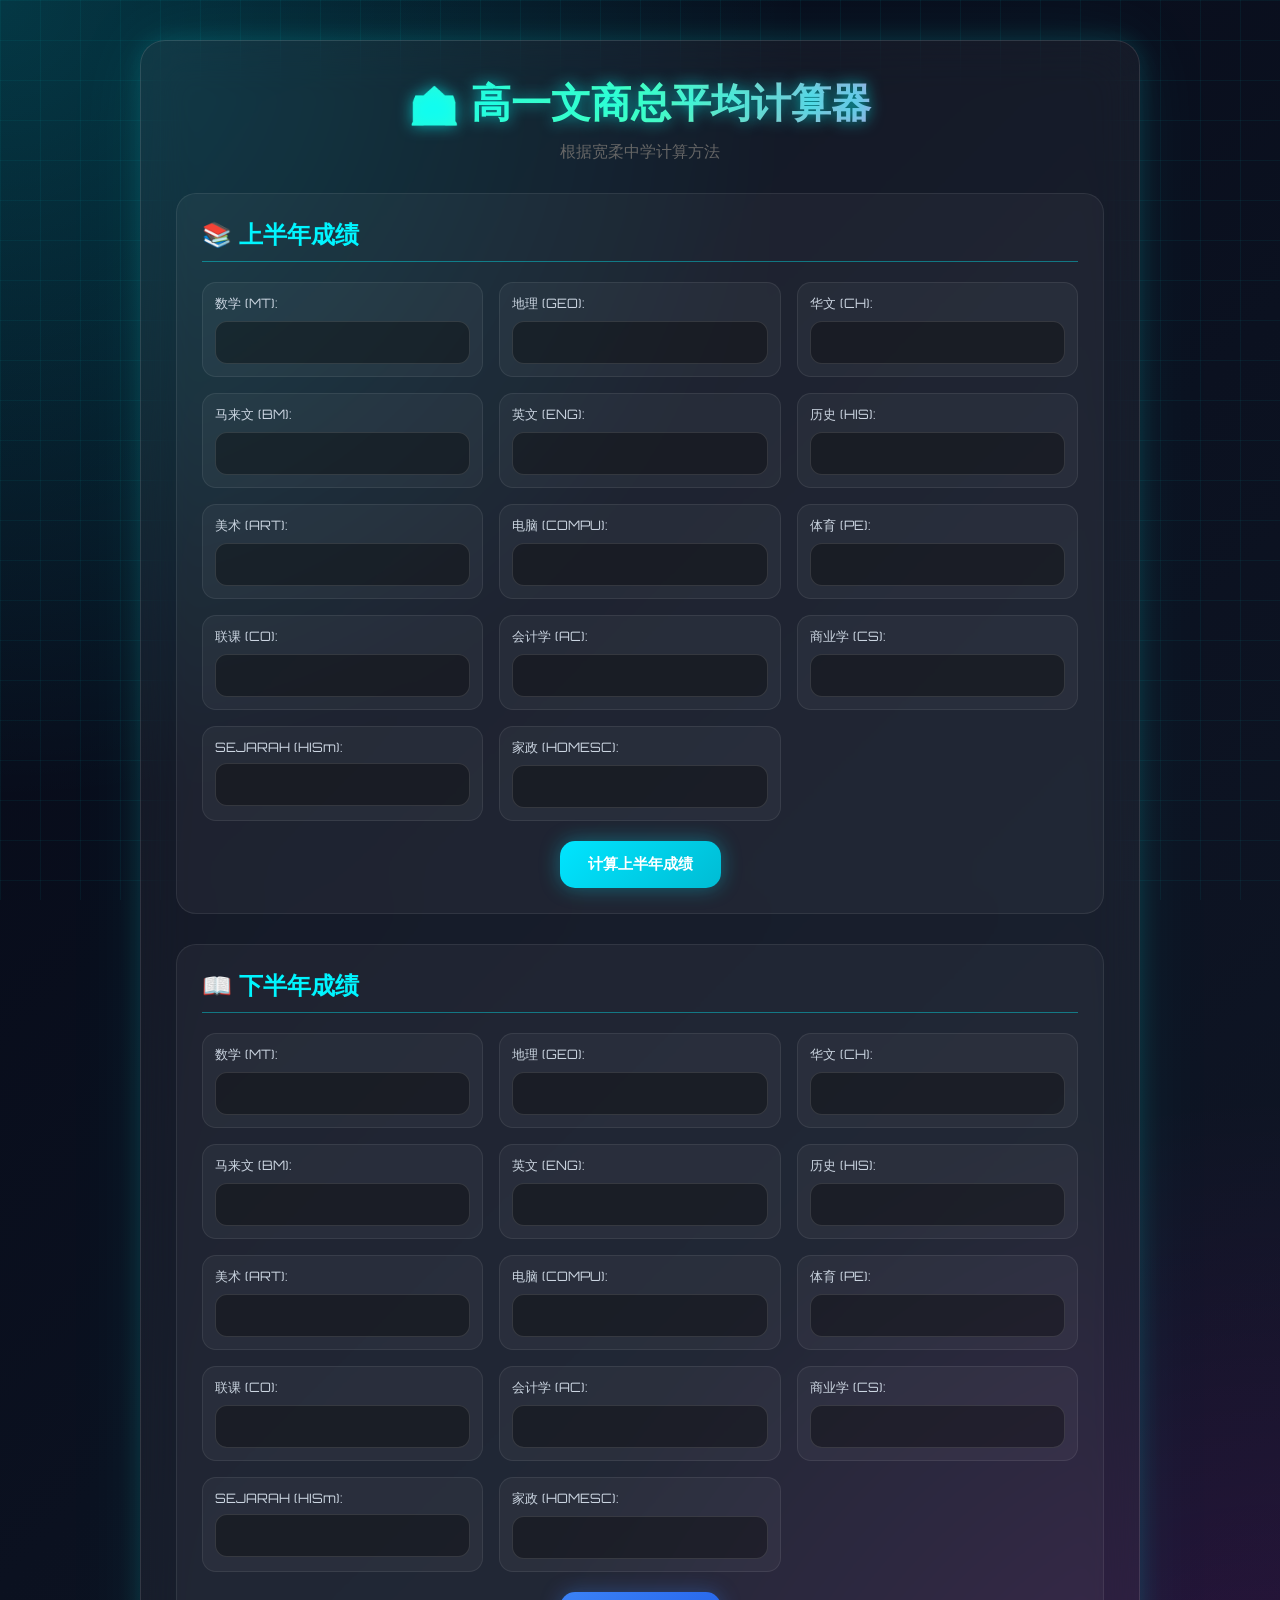
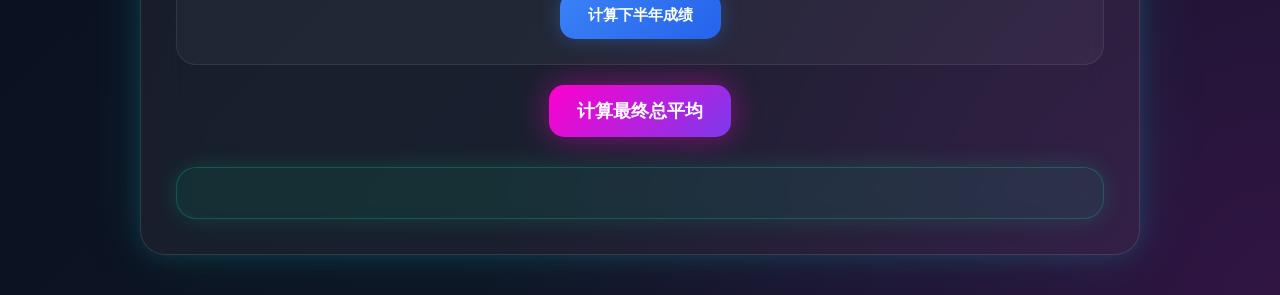
<file: index.html>
<!DOCTYPE html>
<html>
<head>
    <meta charset="UTF-8">
    <title>高一文商总平均计算器</title>
    <link rel="stylesheet" href="Ac.css">
</head>
<!-- Google tag (gtag.js) -->
<script async src="https://www.googletagmanager.com/gtag/js?id=G-G706LH4NZJ"></script>
<script>
  window.dataLayer = window.dataLayer || [];
  function gtag(){dataLayer.push(arguments);}
  gtag('js', new Date());

  gtag('config', 'G-G706LH4NZJ');
</script>
<body>
    <div class="bg-grid"></div>
    <div class="container">
        <h1>🏫 高一文商总平均计算器</h1>
        <p style="text-align: center; color: #666;">根据宽柔中学计算方法</p>

        <!-- 上半年成绩 -->
        <div class="semester">
            <h2>📚 上半年成绩</h2>
            <div class="subject-group">
                <div class="subject"><label>数学 (MT):</label><input type="number" id="math1" value="" min="0" max="100">
                </div>
                <div class="subject"><label>地理 (GEO):</label><input type="number" id="geo1" value="" min="0" max="100">
                </div>
                <div class="subject"><label>华文 (CH):</label><input type="number" id="ch1" value="" min="0" max="100">
                </div>
                <div class="subject"><label>马来文 (BM):</label><input type="number" id="bm1" value="" min="0" max="100">
                </div>
                <div class="subject"><label>英文 (ENG):</label><input type="number" id="eng1" value="" min="0" max="100">
                </div>
                <div class="subject"><label>历史 (HIS):</label><input type="number" id="his1" value="" min="0" max="100">
                </div>
                <div class="subject"><label>美术 (ART):</label><input type="number" id="art1" value="" min="0" max="100">
                </div>
                <div class="subject"><label>电脑 (COMPU):</label><input type="number" id="compu1" value="" min="0"
                        max="100"></div>
                <div class="subject"><label>体育 (PE):</label><input type="number" id="pe1" value="" min="0" max="100">
                </div>
                <div class="subject"><label>联课 (CO):</label><input type="number" id="co1" value="" min="0" max="100">
                </div>
                <div class="subject"><label>会计学 (AC):</label><input type="number" id="ac1" value="" min="0" max="100">
                </div>
                <div class="subject"><label>商业学 (CS):</label><input type="number" id="cs1" value="" min="0" max="100">
                </div>
                <div class="subject"><label>SEJARAH (HISm):</label><input type="number" id="hism1" value="" min="0"
                        max="100"></div>
                <div class="subject"><label>家政 (HOMESC):</label><input type="number" id="homesc1" value="" min="0"
                        max="100"></div>
            </div>
            <div class="center">
                <button id="btn1">计算上半年成绩</button>
            </div>
        </div>

        <!-- 下半年成绩 -->
        <div class="semester">
            <h2>📖 下半年成绩</h2>
            <div class="subject-group">
                <div class="subject"><label>数学 (MT):</label><input type="number" id="math2" value="" min="0" max="100">
                </div>
                <div class="subject"><label>地理 (GEO):</label><input type="number" id="geo2" value="" min="0" max="100">
                </div>
                <div class="subject"><label>华文 (CH):</label><input type="number" id="ch2" value="" min="0" max="100">
                </div>
                <div class="subject"><label>马来文 (BM):</label><input type="number" id="bm2" value="" min="0" max="100">
                </div>
                <div class="subject"><label>英文 (ENG):</label><input type="number" id="eng2" value="" min="0" max="100">
                </div>
                <div class="subject"><label>历史 (HIS):</label><input type="number" id="his2" value="" min="0" max="100">
                </div>
                <div class="subject"><label>美术 (ART):</label><input type="number" id="art2" value="" min="0" max="100">
                </div>
                <div class="subject"><label>电脑 (COMPU):</label><input type="number" id="compu2" value="" min="0"
                        max="100"></div>
                <div class="subject"><label>体育 (PE):</label><input type="number" id="pe2" value="" min="0" max="100">
                </div>
                <div class="subject"><label>联课 (CO):</label><input type="number" id="co2" value="" min="0" max="100">
                </div>
                <div class="subject"><label>会计学 (AC):</label><input type="number" id="ac2" value="" min="0" max="100">
                </div>
                <div class="subject"><label>商业学 (CS):</label><input type="number" id="cs2" value="" min="0" max="100">
                </div>
                <div class="subject"><label>SEJARAH (HISm):</label><input type="number" id="hism2" value="" min="0"
                        max="100"></div>
                <div class="subject"><label>家政 (HOMESC):</label><input type="number" id="homesc2" value="" min="0"
                        max="100"></div>
            </div>
            <div class="center">
                <button id="btn2" class="second">计算下半年成绩</button>
            </div>
        </div>

        <!-- 最终计算 -->
        <div class="center">
            <button id="btnFinal" class="final">计算最终总平均</button>
        </div>

        <div id="result"></div>
    </div>

    <script>
        // 使用事件监听器确保按钮工作
        document.getElementById('btn1').addEventListener('click', function () {
            calculateSemester(1);
        });

        document.getElementById('btn2').addEventListener('click', function () {
            calculateSemester(2);
        });

        document.getElementById('btnFinal').addEventListener('click', calculateFinal);

        let sem1Result = 0;
        let sem2Result = 0;

        function calculateSemester(semester) {
            alert("正在计算第" + semester + "学期成绩...");

            // 获取所有科目分数
            const math = parseFloat(document.getElementById('math' + semester).value) || 0;
            const geo = parseFloat(document.getElementById('geo' + semester).value) || 0;
            const ch = parseFloat(document.getElementById('ch' + semester).value) || 0;
            const bm = parseFloat(document.getElementById('bm' + semester).value) || 0;
            const eng = parseFloat(document.getElementById('eng' + semester).value) || 0;
            const his = parseFloat(document.getElementById('his' + semester).value) || 0;
            const art = parseFloat(document.getElementById('art' + semester).value) || 0;
            const compu = parseFloat(document.getElementById('compu' + semester).value) || 0;
            const pe = parseFloat(document.getElementById('pe' + semester).value) || 0;
            const co = parseFloat(document.getElementById('co' + semester).value) || 0;
            const ac = parseFloat(document.getElementById('ac' + semester).value) || 0;
            const cs = parseFloat(document.getElementById('cs' + semester).value) || 0;
            const hism = parseFloat(document.getElementById('hism' + semester).value) || 0;
            const homesc = parseFloat(document.getElementById('homesc' + semester).value) || 0;

            // 计算公式
            const total = (ch * 6 + bm * 6 + eng * 6 + math * 6 + his * 3 + geo * 3 +
                art * 1 + compu * 2 + pe * 2 + co * 3 + ac * 4 + homesc * 1 +
                cs * 2 + hism * 1) / 46;

            if (semester === 1) {
                sem1Result = total;
            } else {
                sem2Result = total;
            }

            document.getElementById('result').innerHTML = "第" + semester + "学期成绩: " + total.toFixed(2);
            alert("第" + semester + "学期成绩: " + total.toFixed(2));
        }

        function calculateFinal() {
            if (sem1Result === 0 || sem2Result === 0) {
                alert("请先计算两个学期的成绩！");
                return;
            }

            const final = (sem1Result + sem2Result) / 2;
            document.getElementById('result').innerHTML =
                "上半年成绩: " + sem1Result.toFixed(2) + "\n" +
                "下半年成绩: " + sem2Result.toFixed(2) + "\n" +
                "最终总平均: " + final.toFixed(2);

            document.getElementById('result').classList.add('final-result');
        }
    </script>
</body>
</html>

<!-- made by Sky Guay Hong Wei-->
</file>
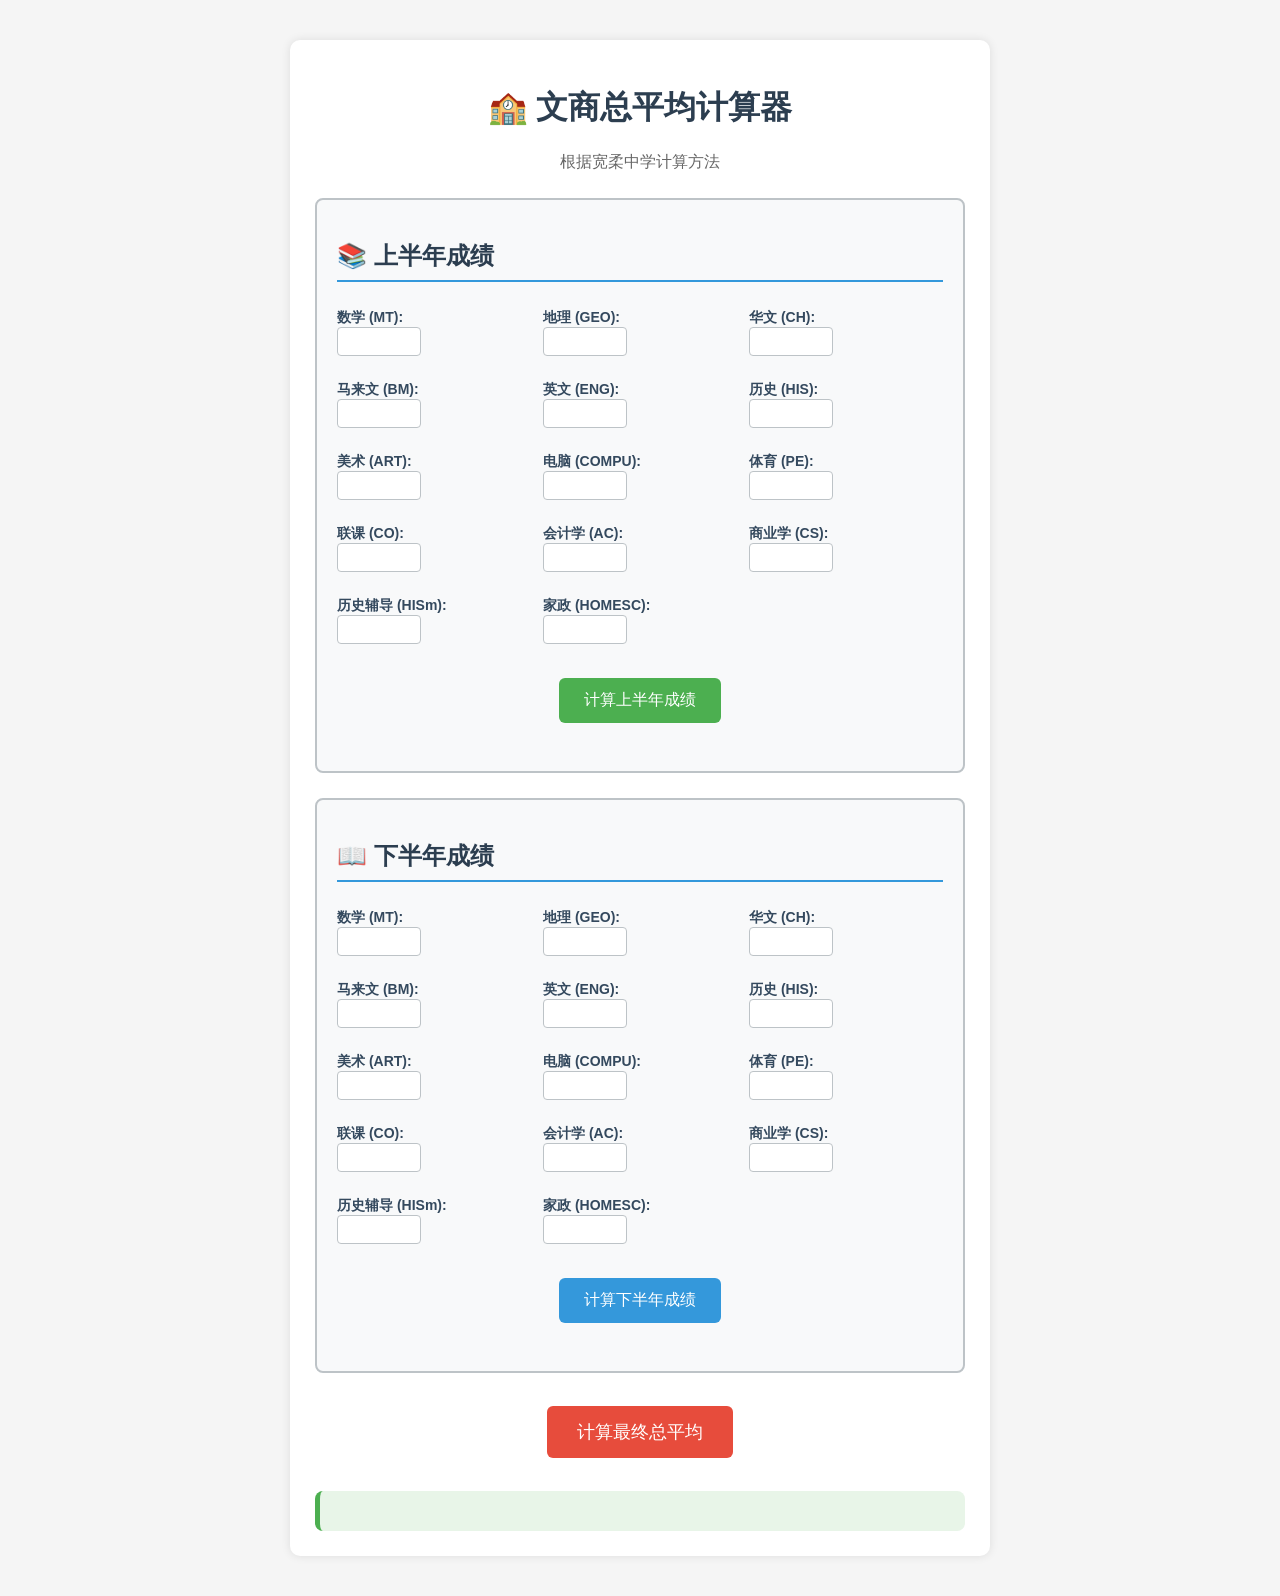
<file: we.html>
<!DOCTYPE html>
<html>
<head>
    <meta charset="UTF-8">
    <title>初中总平均计算器</title>
    <style>
        body {
            font-family: Arial, "微软雅黑";
            max-width: 700px;
            margin: 20px auto;
            padding: 20px;
            background-color: #f5f5f5;
        }
        .container {
            background: white;
            padding: 25px;
            border-radius: 10px;
            box-shadow: 0 0 10px rgba(0,0,0,0.1);
        }
        h1 {
            text-align: center;
            color: #2c3e50;
        }
        .semester {
            margin: 25px 0;
            padding: 20px;
            border: 2px solid #bdc3c7;
            border-radius: 8px;
            background: #f8f9fa;
        }
        .semester h2 {
            color: #2c3e50;
            border-bottom: 2px solid #3498db;
            padding-bottom: 8px;
        }
        .subject-group {
            display: grid;
            grid-template-columns: repeat(3, 1fr);
            gap: 12px;
            margin: 15px 0;
        }
        .subject {
            margin: 6px 0;
        }
        label {
            display: inline-block;
            width: 130px;
            font-weight: bold;
            font-size: 14px;
            color: #34495e;
        }
        input {
            width: 70px;
            padding: 6px;
            border: 1px solid #bdc3c7;
            border-radius: 4px;
            text-align: center;
        }
        button {
            background: #4CAF50;
            color: white;
            padding: 12px 25px;
            border: none;
            border-radius: 6px;
            cursor: pointer;
            font-size: 16px;
            margin: 8px;
            transition: background 0.3s;
        }
        button:hover {
            background: #45a049;
        }
        button.second {
            background: #3498db;
        }
        button.second:hover {
            background: #2980b9;
        }
        button.final {
            background: #e74c3c;
            font-size: 18px;
            padding: 14px 30px;
        }
        button.final:hover {
            background: #c0392b;
        }
        #result {
            margin-top: 25px;
            padding: 20px;
            background: #e8f5e8;
            border-radius: 8px;
            font-size: 18px;
            font-weight: bold;
            border-left: 5px solid #4CAF50;
            white-space: pre-line;
        }
        .final-result {
            background: #fff3cd;
            border-left: 5px solid #ffc107;
        }
        .center {
            text-align: center;
            margin: 20px 0;
        }
    </style>
</head>
<body>
    <div class="container">
        <h1>🏫 文商总平均计算器</h1>
        <p style="text-align: center; color: #666;">根据宽柔中学计算方法</p>

        <!-- 上半年成绩 -->
        <div class="semester">
            <h2>📚 上半年成绩</h2>
            <div class="subject-group">
                <div class="subject"><label>数学 (MT):</label><input type="number" id="math1" value="" min="0" max="100"></div>
                <div class="subject"><label>地理 (GEO):</label><input type="number" id="geo1" value="" min="0" max="100"></div>
                <div class="subject"><label>华文 (CH):</label><input type="number" id="ch1" value="" min="0" max="100"></div>
                <div class="subject"><label>马来文 (BM):</label><input type="number" id="bm1" value="" min="0" max="100"></div>
                <div class="subject"><label>英文 (ENG):</label><input type="number" id="eng1" value="" min="0" max="100"></div>
                <div class="subject"><label>历史 (HIS):</label><input type="number" id="his1" value="" min="0" max="100"></div>
                <div class="subject"><label>美术 (ART):</label><input type="number" id="art1" value="" min="0" max="100"></div>
                <div class="subject"><label>电脑 (COMPU):</label><input type="number" id="compu1" value="" min="0" max="100"></div>
                <div class="subject"><label>体育 (PE):</label><input type="number" id="pe1" value="" min="0" max="100"></div>
                <div class="subject"><label>联课 (CO):</label><input type="number" id="co1" value="" min="0" max="100"></div>
                <div class="subject"><label>会计学 (AC):</label><input type="number" id="ac1" value="" min="0" max="100"></div>
                <div class="subject"><label>商业学 (CS):</label><input type="number" id="cs1" value="" min="0" max="100"></div>
                <div class="subject"><label>历史辅导 (HISm):</label><input type="number" id="hism1" value="" min="0" max="100"></div>
                <div class="subject"><label>家政 (HOMESC):</label><input type="number" id="homesc1" value="" min="0" max="100"></div>
            </div>
            <div class="center">
                <button id="btn1">计算上半年成绩</button>
            </div>
        </div>

        <!-- 下半年成绩 -->
        <div class="semester">
            <h2>📖 下半年成绩</h2>
            <div class="subject-group">
                <div class="subject"><label>数学 (MT):</label><input type="number" id="math2" value="" min="0" max="100"></div>
                <div class="subject"><label>地理 (GEO):</label><input type="number" id="geo2" value="" min="0" max="100"></div>
                <div class="subject"><label>华文 (CH):</label><input type="number" id="ch2" value="" min="0" max="100"></div>
                <div class="subject"><label>马来文 (BM):</label><input type="number" id="bm2" value="" min="0" max="100"></div>
                <div class="subject"><label>英文 (ENG):</label><input type="number" id="eng2" value="" min="0" max="100"></div>
                <div class="subject"><label>历史 (HIS):</label><input type="number" id="his2" value="" min="0" max="100"></div>
                <div class="subject"><label>美术 (ART):</label><input type="number" id="art2" value="" min="0" max="100"></div>
                <div class="subject"><label>电脑 (COMPU):</label><input type="number" id="compu2" value="" min="0" max="100"></div>
                <div class="subject"><label>体育 (PE):</label><input type="number" id="pe2" value="" min="0" max="100"></div>
                <div class="subject"><label>联课 (CO):</label><input type="number" id="co2" value="" min="0" max="100"></div>
                <div class="subject"><label>会计学 (AC):</label><input type="number" id="ac2" value="" min="0" max="100"></div>
                <div class="subject"><label>商业学 (CS):</label><input type="number" id="cs2" value="" min="0" max="100"></div>
                <div class="subject"><label>历史辅导 (HISm):</label><input type="number" id="hism2" value="" min="0" max="100"></div>
                <div class="subject"><label>家政 (HOMESC):</label><input type="number" id="homesc2" value="" min="0" max="100"></div>
            </div>
            <div class="center">
                <button id="btn2" class="second">计算下半年成绩</button>
            </div>
        </div>

        <!-- 最终计算 -->
        <div class="center">
            <button id="btnFinal" class="final">计算最终总平均</button>
        </div>

        <div id="result"></div>
    </div>

    <script>
        // 使用事件监听器确保按钮工作
        document.getElementById('btn1').addEventListener('click', function() {
            calculateSemester(1);
        });

        document.getElementById('btn2').addEventListener('click', function() {
            calculateSemester(2);
        });

        document.getElementById('btnFinal').addEventListener('click', calculateFinal);

        let sem1Result = 0;
        let sem2Result = 0;

        function calculateSemester(semester) {
            alert("正在计算第" + semester + "学期成绩...");

            // 获取所有科目分数
            const math = parseFloat(document.getElementById('math' + semester).value) || 0;
            const geo = parseFloat(document.getElementById('geo' + semester).value) || 0;
            const ch = parseFloat(document.getElementById('ch' + semester).value) || 0;
            const bm = parseFloat(document.getElementById('bm' + semester).value) || 0;
            const eng = parseFloat(document.getElementById('eng' + semester).value) || 0;
            const his = parseFloat(document.getElementById('his' + semester).value) || 0;
            const art = parseFloat(document.getElementById('art' + semester).value) || 0;
            const compu = parseFloat(document.getElementById('compu' + semester).value) || 0;
            const pe = parseFloat(document.getElementById('pe' + semester).value) || 0;
            const co = parseFloat(document.getElementById('co' + semester).value) || 0;
            const ac = parseFloat(document.getElementById('ac' + semester).value) || 0;
            const cs = parseFloat(document.getElementById('cs' + semester).value) || 0;
            const hism = parseFloat(document.getElementById('hism' + semester).value) || 0;
            const homesc = parseFloat(document.getElementById('homesc' + semester).value) || 0;

            // 计算公式
            const total = (ch * 7 + bm * 6 + eng * 7 + math * 7 + his * 3 + geo * 3 +
                          art * 1 + compu * 2 + pe * 2 + co * 2 + ac * 4 + homesc * 1 +
                          cs * 2 + hism * 1) / 48;

            if (semester === 1) {
                sem1Result = total;
            } else {
                sem2Result = total;
            }

            document.getElementById('result').innerHTML = "第" + semester + "学期成绩: " + total.toFixed(2);
            alert("第" + semester + "学期成绩: " + total.toFixed(2));
        }

        function calculateFinal() {
            if (sem1Result === 0 || sem2Result === 0) {
                alert("请先计算两个学期的成绩！");
                return;
            }

            const final = (sem1Result + sem2Result) / 2;
            document.getElementById('result').innerHTML =
                "上半年成绩: " + sem1Result.toFixed(2) + "\n" +
                "下半年成绩: " + sem2Result.toFixed(2) + "\n" +
                "最终总平均: " + final.toFixed(2);

            document.getElementById('result').classList.add('final-result');
        }
    </script>
</body>
</html>
</file>
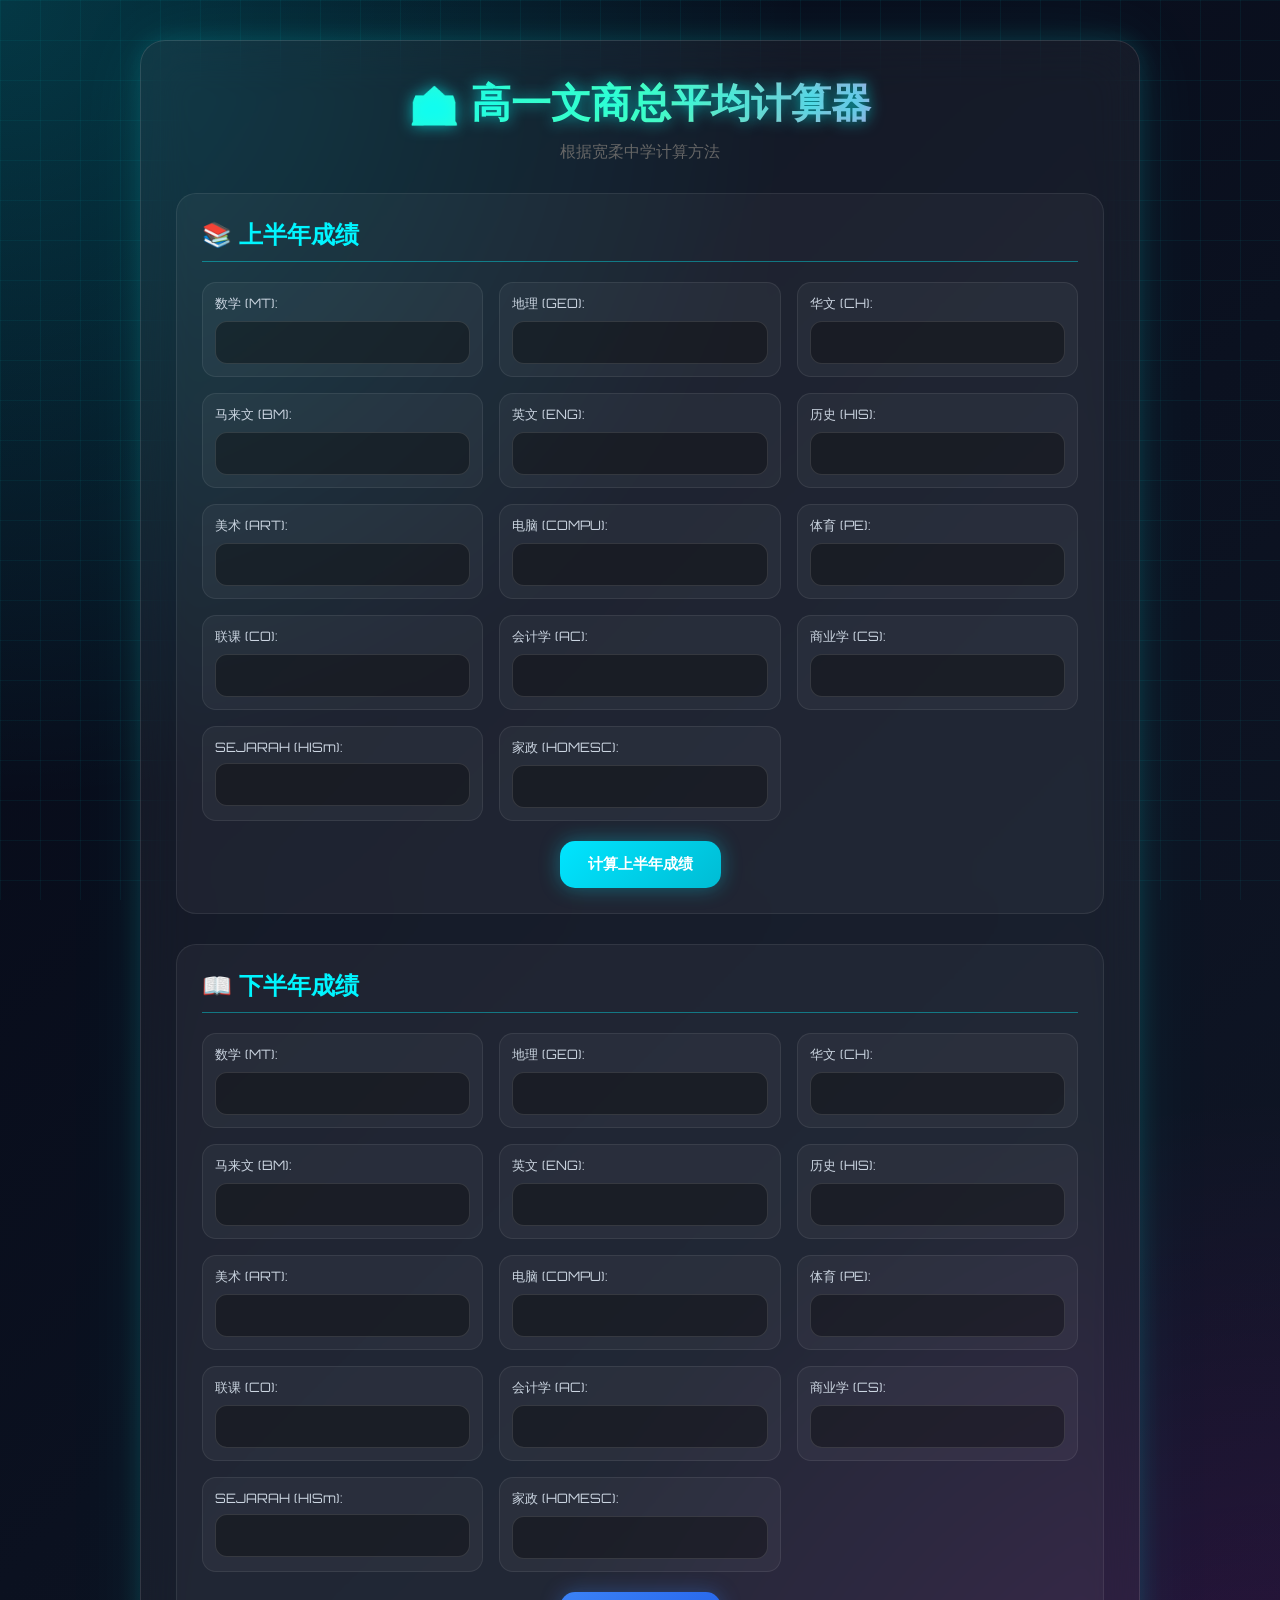
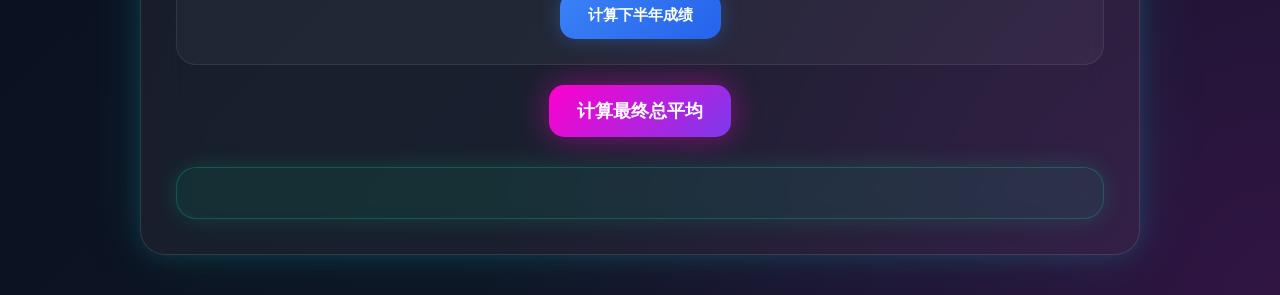
<file: 高一.html>
<!DOCTYPE html>
<html>

<head>
    <meta charset="UTF-8">
    <title>高一文商总平均计算器</title>
    <link rel="stylesheet" href="高一.css">
</head>

<body>
    <div class="bg-grid"></div>
    <div class="container">
        <h1>🏫 高一文商总平均计算器</h1>
        <p style="text-align: center; color: #666;">根据宽柔中学计算方法</p>

        <!-- 上半年成绩 -->
        <div class="semester">
            <h2>📚 上半年成绩</h2>
            <div class="subject-group">
                <div class="subject"><label>数学 (MT):</label><input type="number" id="math1" value="" min="0" max="100">
                </div>
                <div class="subject"><label>地理 (GEO):</label><input type="number" id="geo1" value="" min="0" max="100">
                </div>
                <div class="subject"><label>华文 (CH):</label><input type="number" id="ch1" value="" min="0" max="100">
                </div>
                <div class="subject"><label>马来文 (BM):</label><input type="number" id="bm1" value="" min="0" max="100">
                </div>
                <div class="subject"><label>英文 (ENG):</label><input type="number" id="eng1" value="" min="0" max="100">
                </div>
                <div class="subject"><label>历史 (HIS):</label><input type="number" id="his1" value="" min="0" max="100">
                </div>
                <div class="subject"><label>美术 (ART):</label><input type="number" id="art1" value="" min="0" max="100">
                </div>
                <div class="subject"><label>电脑 (COMPU):</label><input type="number" id="compu1" value="" min="0"
                        max="100"></div>
                <div class="subject"><label>体育 (PE):</label><input type="number" id="pe1" value="" min="0" max="100">
                </div>
                <div class="subject"><label>联课 (CO):</label><input type="number" id="co1" value="" min="0" max="100">
                </div>
                <div class="subject"><label>会计学 (AC):</label><input type="number" id="ac1" value="" min="0" max="100">
                </div>
                <div class="subject"><label>商业学 (CS):</label><input type="number" id="cs1" value="" min="0" max="100">
                </div>
                <div class="subject"><label>SEJARAH (HISm):</label><input type="number" id="hism1" value="" min="0"
                        max="100"></div>
                <div class="subject"><label>家政 (HOMESC):</label><input type="number" id="homesc1" value="" min="0"
                        max="100"></div>
            </div>
            <div class="center">
                <button id="btn1">计算上半年成绩</button>
            </div>
        </div>

        <!-- 下半年成绩 -->
        <div class="semester">
            <h2>📖 下半年成绩</h2>
            <div class="subject-group">
                <div class="subject"><label>数学 (MT):</label><input type="number" id="math2" value="" min="0" max="100">
                </div>
                <div class="subject"><label>地理 (GEO):</label><input type="number" id="geo2" value="" min="0" max="100">
                </div>
                <div class="subject"><label>华文 (CH):</label><input type="number" id="ch2" value="" min="0" max="100">
                </div>
                <div class="subject"><label>马来文 (BM):</label><input type="number" id="bm2" value="" min="0" max="100">
                </div>
                <div class="subject"><label>英文 (ENG):</label><input type="number" id="eng2" value="" min="0" max="100">
                </div>
                <div class="subject"><label>历史 (HIS):</label><input type="number" id="his2" value="" min="0" max="100">
                </div>
                <div class="subject"><label>美术 (ART):</label><input type="number" id="art2" value="" min="0" max="100">
                </div>
                <div class="subject"><label>电脑 (COMPU):</label><input type="number" id="compu2" value="" min="0"
                        max="100"></div>
                <div class="subject"><label>体育 (PE):</label><input type="number" id="pe2" value="" min="0" max="100">
                </div>
                <div class="subject"><label>联课 (CO):</label><input type="number" id="co2" value="" min="0" max="100">
                </div>
                <div class="subject"><label>会计学 (AC):</label><input type="number" id="ac2" value="" min="0" max="100">
                </div>
                <div class="subject"><label>商业学 (CS):</label><input type="number" id="cs2" value="" min="0" max="100">
                </div>
                <div class="subject"><label>SEJARAH (HISm):</label><input type="number" id="hism2" value="" min="0"
                        max="100"></div>
                <div class="subject"><label>家政 (HOMESC):</label><input type="number" id="homesc2" value="" min="0"
                        max="100"></div>
            </div>
            <div class="center">
                <button id="btn2" class="second">计算下半年成绩</button>
            </div>
        </div>

        <!-- 最终计算 -->
        <div class="center">
            <button id="btnFinal" class="final">计算最终总平均</button>
        </div>

        <div id="result"></div>
    </div>

    <script>
        // 使用事件监听器确保按钮工作
        document.getElementById('btn1').addEventListener('click', function () {
            calculateSemester(1);
        });

        document.getElementById('btn2').addEventListener('click', function () {
            calculateSemester(2);
        });

        document.getElementById('btnFinal').addEventListener('click', calculateFinal);

        let sem1Result = 0;
        let sem2Result = 0;

        function calculateSemester(semester) {
            alert("正在计算第" + semester + "学期成绩...");

            // 获取所有科目分数
            const math = parseFloat(document.getElementById('math' + semester).value) || 0;
            const geo = parseFloat(document.getElementById('geo' + semester).value) || 0;
            const ch = parseFloat(document.getElementById('ch' + semester).value) || 0;
            const bm = parseFloat(document.getElementById('bm' + semester).value) || 0;
            const eng = parseFloat(document.getElementById('eng' + semester).value) || 0;
            const his = parseFloat(document.getElementById('his' + semester).value) || 0;
            const art = parseFloat(document.getElementById('art' + semester).value) || 0;
            const compu = parseFloat(document.getElementById('compu' + semester).value) || 0;
            const pe = parseFloat(document.getElementById('pe' + semester).value) || 0;
            const co = parseFloat(document.getElementById('co' + semester).value) || 0;
            const ac = parseFloat(document.getElementById('ac' + semester).value) || 0;
            const cs = parseFloat(document.getElementById('cs' + semester).value) || 0;
            const hism = parseFloat(document.getElementById('hism' + semester).value) || 0;
            const homesc = parseFloat(document.getElementById('homesc' + semester).value) || 0;

            // 计算公式
            const total = (ch * 6 + bm * 6 + eng * 6 + math * 6 + his * 3 + geo * 3 +
                art * 1 + compu * 2 + pe * 1 + co * 3 + ac * 4 + homesc * 1 +
                cs * 2 + hism * 1) / 45;

            if (semester === 1) {
                sem1Result = total;
            } else {
                sem2Result = total;
            }

            document.getElementById('result').innerHTML = "第" + semester + "学期成绩: " + total.toFixed(2);
            alert("第" + semester + "学期成绩: " + total.toFixed(2));
        }

        function calculateFinal() {
            if (sem1Result === 0 || sem2Result === 0) {
                alert("请先计算两个学期的成绩！");
                return;
            }

            const final = (sem1Result + sem2Result) / 2;
            document.getElementById('result').innerHTML =
                "上半年成绩: " + sem1Result.toFixed(2) + "\n" +
                "下半年成绩: " + sem2Result.toFixed(2) + "\n" +
                "最终总平均: " + final.toFixed(2);

            document.getElementById('result').classList.add('final-result');
        }
    </script>
</body>

</html>

<!-- made by Sky Guay Hong Wei-->
</file>
<file: Ac.css>
/* Google Font */
@import url('https://fonts.googleapis.com/css2?family=Orbitron:wght@400;600;700&display=swap');

*{
    margin:0;
    padding:0;
    box-sizing:border-box;
}

body{
    font-family:'Orbitron', sans-serif;
    min-height:100vh;
    padding:40px 20px;

    background:
        radial-gradient(circle at top left,#00f7ff33,transparent 35%),
        radial-gradient(circle at bottom right,#ff00ff22,transparent 35%),
        linear-gradient(135deg,#050816,#0b1120,#111827);

    color:white;
}

/* Main Container */
.container{
    max-width:1000px;
    margin:auto;

    background:rgba(255,255,255,0.05);

    backdrop-filter:blur(25px);
    -webkit-backdrop-filter:blur(25px);

    border:1px solid rgba(255,255,255,0.12);

    border-radius:25px;

    padding:35px;

    box-shadow:
        0 0 25px rgba(0,255,255,0.15),
        0 0 80px rgba(0,255,255,0.08);
}

/* Title */
h1{
    text-align:center;
    font-size:2.5rem;
    margin-bottom:10px;

    background:linear-gradient(
        90deg,
        #00f5ff,
        #4dffb8,
        #ff4dff
    );

    -webkit-background-clip:text;
    -webkit-text-fill-color:transparent;

    text-shadow:
        0 0 15px rgba(0,255,255,0.6);
}

p{
    text-align:center;
    color:#94a3b8;
}

/* Semester Cards */
.semester{
    margin-top:30px;

    background:rgba(255,255,255,0.04);

    border:1px solid rgba(255,255,255,0.08);

    border-radius:20px;

    padding:25px;

    transition:0.4s;
}

.semester:hover{
    transform:translateY(-4px);

    box-shadow:
        0 0 30px rgba(0,255,255,0.18);
}

.semester h2{
    margin-bottom:20px;

    color:#00f5ff;

    border-bottom:1px solid rgba(0,245,255,.4);

    padding-bottom:10px;
}

/* Subjects Grid */
.subject-group{
    display:grid;
    grid-template-columns:repeat(auto-fit,minmax(220px,1fr));
    gap:16px;
}

/* Subject Card */
.subject{
    background:rgba(255,255,255,0.04);

    border:1px solid rgba(255,255,255,0.08);

    border-radius:14px;

    padding:12px;

    transition:.3s;
}

.subject:hover{
    border-color:#00f5ff;

    box-shadow:
        0 0 15px rgba(0,245,255,.25);
}

label{
    display:block;
    margin-bottom:8px;

    font-size:13px;

    color:#cbd5e1;
}

/* Futuristic Inputs */
input{
    width:100%;
    padding:12px;

    border-radius:12px;

    border:1px solid rgba(255,255,255,.12);

    background:rgba(0,0,0,.35);

    color:white;

    font-size:15px;
    text-align:center;

    transition:.3s;
}

input:focus{
    outline:none;

    border-color:#00f5ff;

    box-shadow:
        0 0 15px rgba(0,245,255,.4);

    background:rgba(0,0,0,.55);
}

/* Buttons */
button{
    border:none;

    border-radius:15px;

    padding:14px 28px;

    font-size:15px;
    font-weight:600;

    cursor:pointer;

    color:white;

    transition:.35s;
}

/* Cyan Button */
button{
    background:linear-gradient(
        135deg,
        #00e5ff,
        #00bcd4
    );

    box-shadow:
        0 0 20px rgba(0,229,255,.35);
}

button:hover{
    transform:translateY(-3px);

    box-shadow:
        0 0 30px rgba(0,229,255,.6);
}

/* Blue Button */
button.second{
    background:linear-gradient(
        135deg,
        #3b82f6,
        #2563eb
    );

    box-shadow:
        0 0 20px rgba(59,130,246,.35);
}

/* Final Button */
button.final{
    background:linear-gradient(
        135deg,
        #ff00cc,
        #7c3aed
    );

    font-size:18px;

    box-shadow:
        0 0 30px rgba(255,0,204,.45);
}

button.final:hover{
    box-shadow:
        0 0 40px rgba(255,0,204,.75);
}

.center{
    text-align:center;
    margin-top:20px;
}

/* Result Panel */
#result{
    margin-top:30px;

    background:rgba(0,255,170,.08);

    border:1px solid rgba(0,255,170,.2);

    border-radius:20px;

    padding:25px;

    color:#00ffcc;

    font-size:20px;
    font-weight:700;

    white-space:pre-line;

    box-shadow:
        0 0 25px rgba(0,255,170,.15);
}

.final-result{
    background:rgba(255,0,204,.08);

    border-color:rgba(255,0,204,.25);

    color:#ff66d9;

    box-shadow:
        0 0 35px rgba(255,0,204,.2);
}

/* Scrollbar */
::-webkit-scrollbar{
    width:10px;
}

::-webkit-scrollbar-track{
    background:#0f172a;
}

::-webkit-scrollbar-thumb{
    background:linear-gradient(
        #00f5ff,
        #ff00cc
    );
    border-radius:10px;
}
.bg-grid{
    position:fixed;
    inset:0;

    background-image:
        linear-gradient(rgba(0,255,255,.05) 1px, transparent 1px),
        linear-gradient(90deg, rgba(0,255,255,.05) 1px, transparent 1px);

    background-size:40px 40px;

    pointer-events:none;

    z-index:-1;
}
</file>
<file: 高一.css>
/* Google Font */
@import url('https://fonts.googleapis.com/css2?family=Orbitron:wght@400;600;700&display=swap');

*{
    margin:0;
    padding:0;
    box-sizing:border-box;
}

body{
    font-family:'Orbitron', sans-serif;
    min-height:100vh;
    padding:40px 20px;

    background:
        radial-gradient(circle at top left,#00f7ff33,transparent 35%),
        radial-gradient(circle at bottom right,#ff00ff22,transparent 35%),
        linear-gradient(135deg,#050816,#0b1120,#111827);

    color:white;
}

/* Main Container */
.container{
    max-width:1000px;
    margin:auto;

    background:rgba(255,255,255,0.05);

    backdrop-filter:blur(25px);
    -webkit-backdrop-filter:blur(25px);

    border:1px solid rgba(255,255,255,0.12);

    border-radius:25px;

    padding:35px;

    box-shadow:
        0 0 25px rgba(0,255,255,0.15),
        0 0 80px rgba(0,255,255,0.08);
}

/* Title */
h1{
    text-align:center;
    font-size:2.5rem;
    margin-bottom:10px;

    background:linear-gradient(
        90deg,
        #00f5ff,
        #4dffb8,
        #ff4dff
    );

    -webkit-background-clip:text;
    -webkit-text-fill-color:transparent;

    text-shadow:
        0 0 15px rgba(0,255,255,0.6);
}

p{
    text-align:center;
    color:#94a3b8;
}

/* Semester Cards */
.semester{
    margin-top:30px;

    background:rgba(255,255,255,0.04);

    border:1px solid rgba(255,255,255,0.08);

    border-radius:20px;

    padding:25px;

    transition:0.4s;
}

.semester:hover{
    transform:translateY(-4px);

    box-shadow:
        0 0 30px rgba(0,255,255,0.18);
}

.semester h2{
    margin-bottom:20px;

    color:#00f5ff;

    border-bottom:1px solid rgba(0,245,255,.4);

    padding-bottom:10px;
}

/* Subjects Grid */
.subject-group{
    display:grid;
    grid-template-columns:repeat(auto-fit,minmax(220px,1fr));
    gap:16px;
}

/* Subject Card */
.subject{
    background:rgba(255,255,255,0.04);

    border:1px solid rgba(255,255,255,0.08);

    border-radius:14px;

    padding:12px;

    transition:.3s;
}

.subject:hover{
    border-color:#00f5ff;

    box-shadow:
        0 0 15px rgba(0,245,255,.25);
}

label{
    display:block;
    margin-bottom:8px;

    font-size:13px;

    color:#cbd5e1;
}

/* Futuristic Inputs */
input{
    width:100%;
    padding:12px;

    border-radius:12px;

    border:1px solid rgba(255,255,255,.12);

    background:rgba(0,0,0,.35);

    color:white;

    font-size:15px;
    text-align:center;

    transition:.3s;
}

input:focus{
    outline:none;

    border-color:#00f5ff;

    box-shadow:
        0 0 15px rgba(0,245,255,.4);

    background:rgba(0,0,0,.55);
}

/* Buttons */
button{
    border:none;

    border-radius:15px;

    padding:14px 28px;

    font-size:15px;
    font-weight:600;

    cursor:pointer;

    color:white;

    transition:.35s;
}

/* Cyan Button */
button{
    background:linear-gradient(
        135deg,
        #00e5ff,
        #00bcd4
    );

    box-shadow:
        0 0 20px rgba(0,229,255,.35);
}

button:hover{
    transform:translateY(-3px);

    box-shadow:
        0 0 30px rgba(0,229,255,.6);
}

/* Blue Button */
button.second{
    background:linear-gradient(
        135deg,
        #3b82f6,
        #2563eb
    );

    box-shadow:
        0 0 20px rgba(59,130,246,.35);
}

/* Final Button */
button.final{
    background:linear-gradient(
        135deg,
        #ff00cc,
        #7c3aed
    );

    font-size:18px;

    box-shadow:
        0 0 30px rgba(255,0,204,.45);
}

button.final:hover{
    box-shadow:
        0 0 40px rgba(255,0,204,.75);
}

.center{
    text-align:center;
    margin-top:20px;
}

/* Result Panel */
#result{
    margin-top:30px;

    background:rgba(0,255,170,.08);

    border:1px solid rgba(0,255,170,.2);

    border-radius:20px;

    padding:25px;

    color:#00ffcc;

    font-size:20px;
    font-weight:700;

    white-space:pre-line;

    box-shadow:
        0 0 25px rgba(0,255,170,.15);
}

.final-result{
    background:rgba(255,0,204,.08);

    border-color:rgba(255,0,204,.25);

    color:#ff66d9;

    box-shadow:
        0 0 35px rgba(255,0,204,.2);
}

/* Scrollbar */
::-webkit-scrollbar{
    width:10px;
}

::-webkit-scrollbar-track{
    background:#0f172a;
}

::-webkit-scrollbar-thumb{
    background:linear-gradient(
        #00f5ff,
        #ff00cc
    );
    border-radius:10px;
}
.bg-grid{
    position:fixed;
    inset:0;

    background-image:
        linear-gradient(rgba(0,255,255,.05) 1px, transparent 1px),
        linear-gradient(90deg, rgba(0,255,255,.05) 1px, transparent 1px);

    background-size:40px 40px;

    pointer-events:none;

    z-index:-1;
}
</file>
